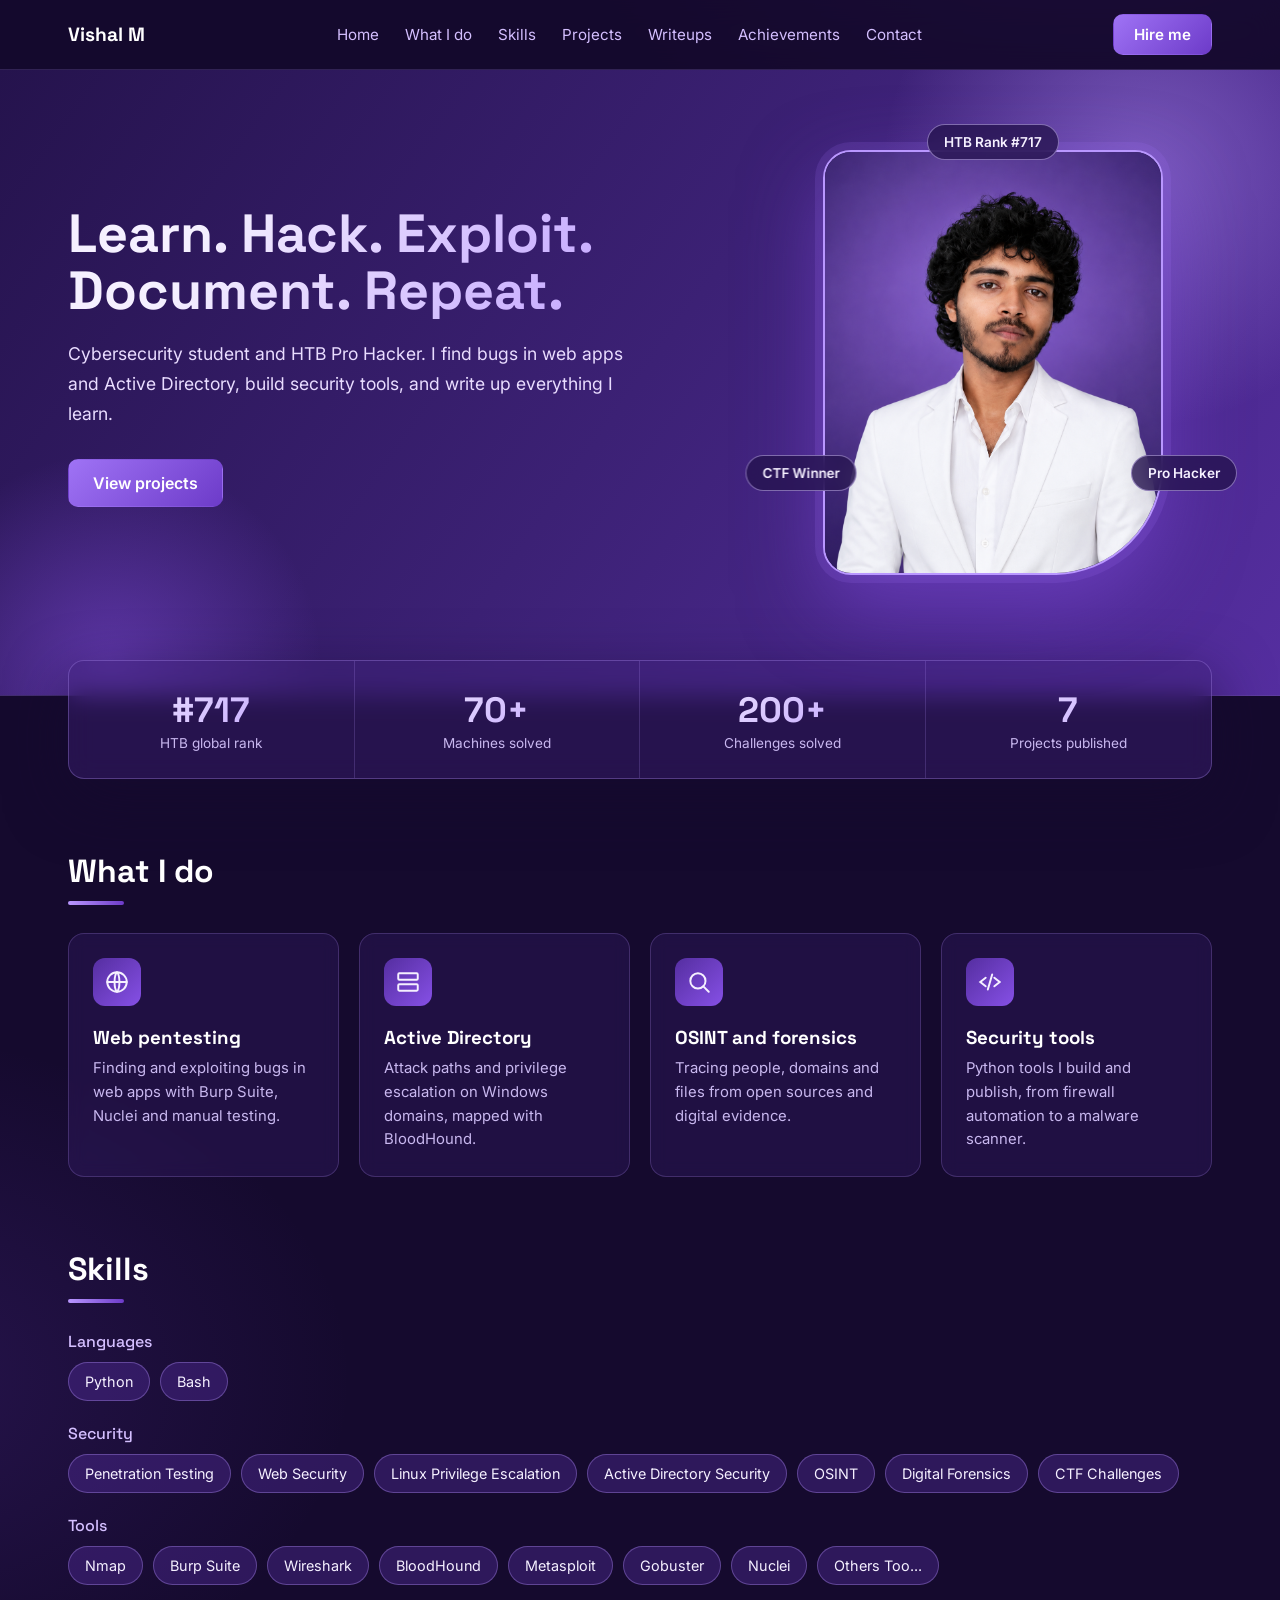
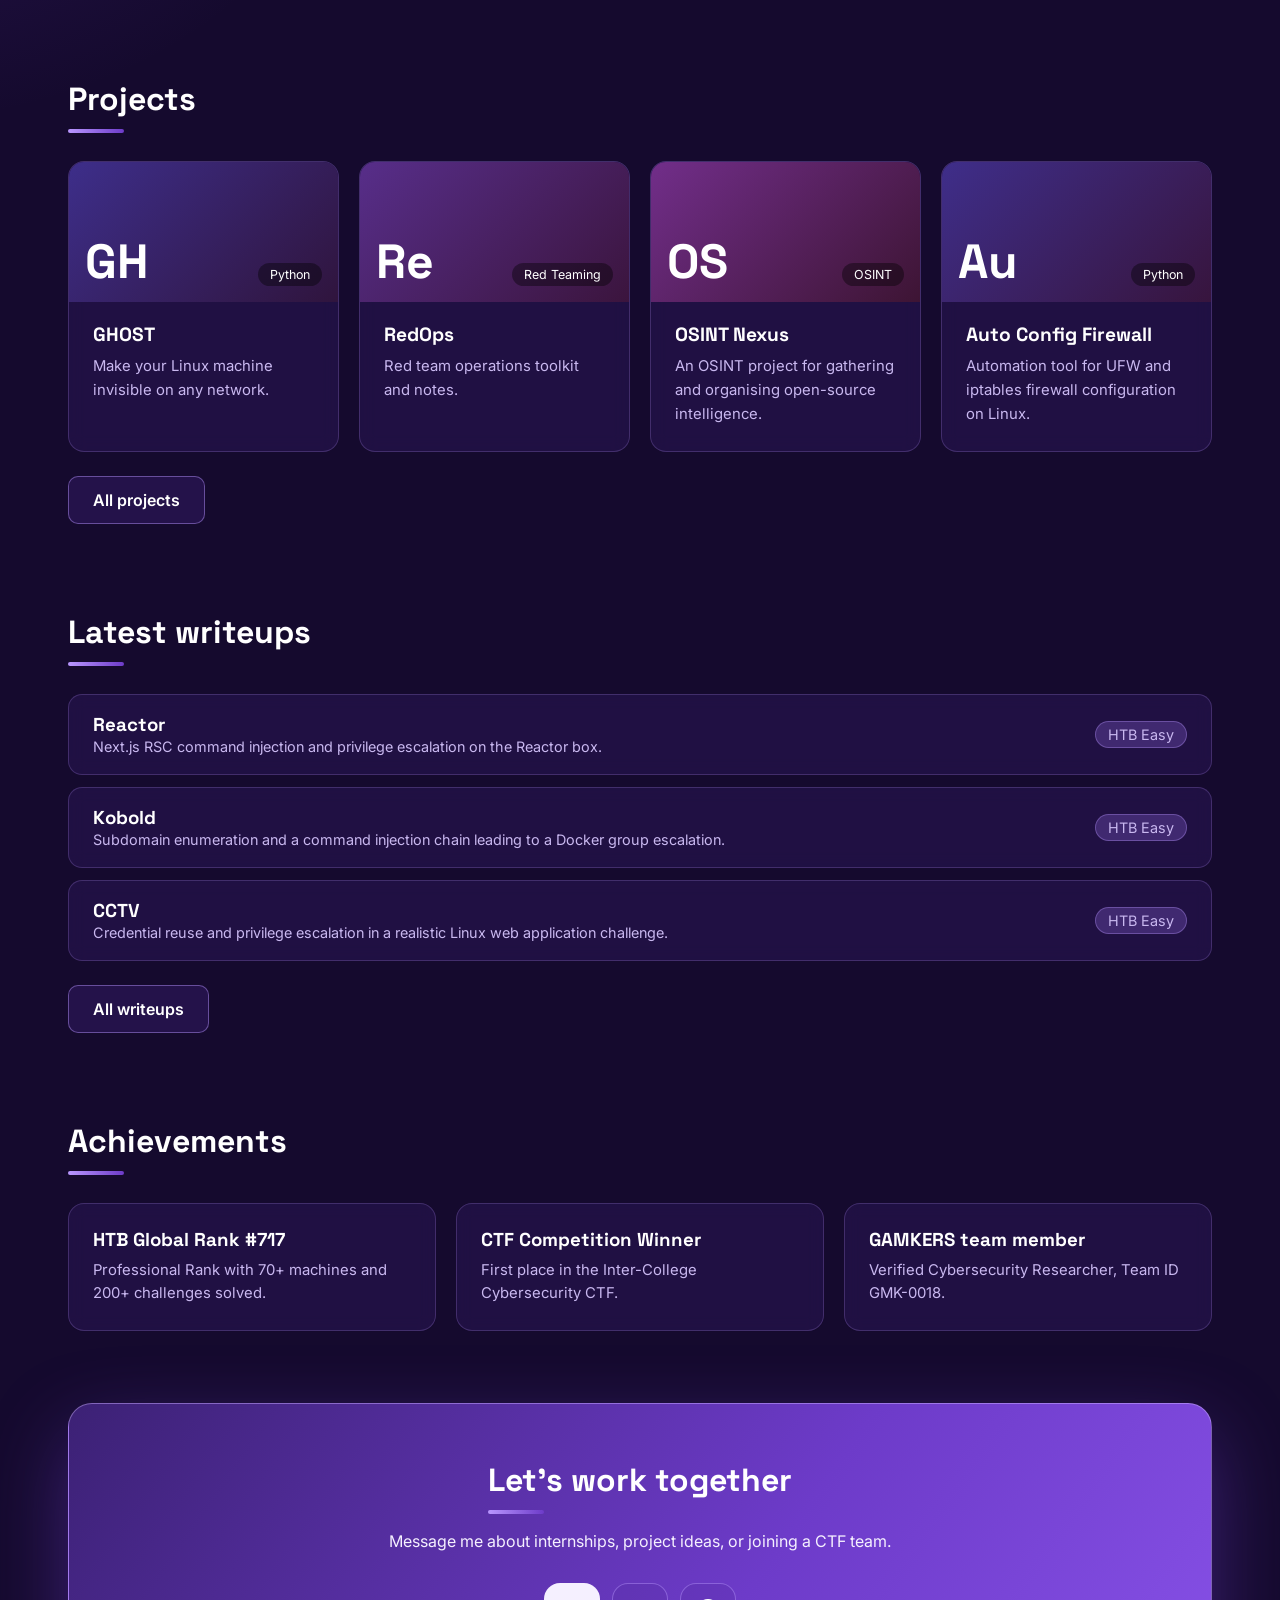
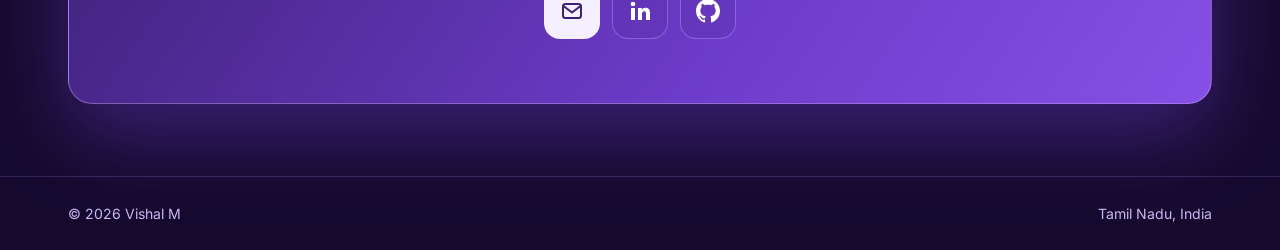
<file: index.html>
<!DOCTYPE html>
<html lang="en">
<head>
<meta charset="UTF-8">
<meta name="viewport" content="width=device-width, initial-scale=1">
<meta name="theme-color" content="#0f0e1a">
<meta name="description" content="Vishal M - Cybersecurity student and ethical hacker who builds security tools, solves HTB and CTF challenges, and writes up what I learn.">
<link rel="preconnect" href="https://fonts.googleapis.com">
<link rel="preconnect" href="https://fonts.gstatic.com" crossorigin>
<link href="https://fonts.googleapis.com/css2?family=Space+Grotesk:wght@500;700&family=Inter:wght@400;500;600&display=swap" rel="stylesheet">
<link rel="stylesheet" href="home.css">
<title>Vishal M | Portfolio</title>
</head>
<body>
<div>
<header class="nav"><div class="w"><a class="logo" href="#top">Vishal M</a>
<nav class="links" aria-label="Main"><a href="#top">Home</a><a href="#what">What I do</a><a href="#skills">Skills</a><a href="#projects">Projects</a><a href="#writeups">Writeups</a><a href="#awards">Achievements</a><a href="#contact">Contact</a></nav>
<a class="btn p" href="#contact">Hire me</a></div></header>

<div class="hero" id="top"><div class="w">
<div><h1>Learn. Hack. Exploit. Document. Repeat.</h1>
<p class="pitch">Cybersecurity student and HTB Pro Hacker. I find bugs in web apps and Active Directory, build security tools, and write up everything I learn.</p>
<a class="btn p" href="#projects">View projects</a> <a class="btn" id="resume-btn" href="#" target="_blank" rel="noopener noreferrer" hidden>Download resume</a></div>
<div class="ph"><div class="pf"><b>V</b><img src="assets/photo.jpg" alt="Vishal M" width="340" height="425" onerror="this.remove()"></div>
<div class="orbit" aria-hidden="true"><span class="bd o1">HTB Rank #717</span><span class="bd o2">Pro Hacker</span><span class="bd o3">CTF Winner</span></div></div>
</div></div>

<div class="w"><div class="stats"><div><b>#717</b><span>HTB global rank</span></div><div><b>70+</b><span>Machines solved</span></div><div><b>200+</b><span>Challenges solved</span></div><div><b id="proj-count">7</b><span>Projects published</span></div></div></div>

<section id="what"><div class="w"><h2>What I do</h2><div class="g4">
<div class="card"><svg class="ic" viewBox="0 0 24 24" fill="none" stroke="#c9b8ff" stroke-width="1.8" stroke-linecap="round" aria-hidden="true"><circle cx="12" cy="12" r="9"></circle><path d="M3 12h18M12 3c3 3 3 15 0 18M12 3c-3 3-3 15 0 18"></path></svg><h3>Web pentesting</h3><p>Finding and exploiting bugs in web apps with Burp Suite, Nuclei and manual testing.</p></div>
<div class="card"><svg class="ic" viewBox="0 0 24 24" fill="none" stroke="#c9b8ff" stroke-width="1.8" stroke-linecap="round" aria-hidden="true"><rect x="3" y="4" width="18" height="6" rx="1"></rect><rect x="3" y="14" width="18" height="6" rx="1"></rect></svg><h3>Active Directory</h3><p>Attack paths and privilege escalation on Windows domains, mapped with BloodHound.</p></div>
<div class="card"><svg class="ic" viewBox="0 0 24 24" fill="none" stroke="#c9b8ff" stroke-width="1.8" stroke-linecap="round" aria-hidden="true"><circle cx="11" cy="11" r="7"></circle><path d="M21 21l-5-5"></path></svg><h3>OSINT and forensics</h3><p>Tracing people, domains and files from open sources and digital evidence.</p></div>
<div class="card"><svg class="ic" viewBox="0 0 24 24" fill="none" stroke="#c9b8ff" stroke-width="1.8" stroke-linecap="round" aria-hidden="true"><path d="M8 8l-5 4 5 4M16 8l5 4-5 4M14 5l-4 14"></path></svg><h3>Security tools</h3><p>Python tools I build and publish, from firewall automation to a malware scanner.</p></div>
</div></div></section>

<section id="skills"><div class="w"><h2>Skills</h2><div id="skills-list"></div></div></section>

<section id="projects"><div class="w"><h2>Projects</h2><div class="g4" id="projects-grid"></div><p style="margin-top:24px"><a class="btn" href="projects.html">All projects</a></p></div></section>

<section id="writeups"><div class="w"><h2>Latest writeups</h2><div id="writeups-list"></div><p style="margin-top:24px"><a class="btn" href="writeups.html">All writeups</a></p></div></section>

<section id="awards"><div class="w"><h2>Achievements</h2><div class="g4">
<div class="card"><h3>HTB Global Rank #717</h3><p>Professional Rank with 70+ machines and 200+ challenges solved.</p></div>
<div class="card"><h3>CTF Competition Winner</h3><p>First place in the Inter-College Cybersecurity CTF.</p></div>
<div class="card"><h3>GAMKERS team member</h3><p>Verified Cybersecurity Researcher, Team ID GMK-0018.</p></div>
</div></div></section>

<section id="contact"><div class="w"><div class="cta" style="margin-top:0"><h2 style="margin-bottom:0">Let's work together</h2><p>Message me about internships, project ideas, or joining a CTF team.</p><a class="btn ib p" id="email-btn" href="#" aria-label="Email me" title="Email me"><svg viewBox="0 0 24 24" fill="none" stroke="currentColor" stroke-width="2" stroke-linecap="round" stroke-linejoin="round" aria-hidden="true"><rect x="3" y="5" width="18" height="14" rx="2.5"/><path d="M3.5 7l8.5 6.5L20.5 7"/></svg></a> <a class="btn ib" id="linkedin-btn" href="#" target="_blank" rel="noopener noreferrer" aria-label="LinkedIn" title="LinkedIn"><svg viewBox="0 0 24 24" fill="currentColor" aria-hidden="true"><rect x="3" y="9" width="4" height="12" rx=".6"/><circle cx="5" cy="5" r="2.3"/><path d="M10 9h3.8v1.7c.6-1.1 2-2 3.8-2 3.6 0 4.4 2.3 4.4 5.4V21h-4v-6c0-1.4-.1-2.8-1.8-2.8S14 13.6 14 15v6h-4z"/></svg></a> <a class="btn ib" id="github-btn" href="#" target="_blank" rel="noopener noreferrer" aria-label="GitHub" title="GitHub"><svg viewBox="0 0 16 16" fill="currentColor" aria-hidden="true"><path d="M8 0c4.42 0 8 3.58 8 8a8.013 8.013 0 0 1-5.45 7.59c-.4.08-.55-.17-.55-.38 0-.27.01-1.13.01-2.2 0-.75-.25-1.23-.54-1.48 1.78-.2 3.65-.88 3.65-3.95 0-.88-.31-1.59-.82-2.15.08-.2.36-1.02-.08-2.12 0 0-.67-.22-2.2.82-.64-.18-1.32-.27-2-.27-.68 0-1.36.09-2 .27-1.53-1.03-2.2-.82-2.2-.82-.44 1.1-.16 1.92-.08 2.12-.51.56-.82 1.28-.82 2.15 0 3.06 1.86 3.75 3.64 3.95-.23.2-.44.55-.51 1.07-.46.21-1.61.55-2.33-.66-.15-.24-.6-.83-1.23-.82-.67.01-.27.38.01.53.34.19.73.9.82 1.13.16.45.68 1.31 2.69.94 0 .67.01 1.3.01 1.49 0 .21-.15.45-.55.38A7.995 7.995 0 0 1 0 8c0-4.42 3.58-8 8-8Z"/></svg></a></div></div></section>

<footer><div class="w"><span>© 2026 Vishal M</span><span id="loc">Tamil Nadu, India</span></div></footer>
</div>
<script src="home.js"></script>
</body>
</html>
</file>
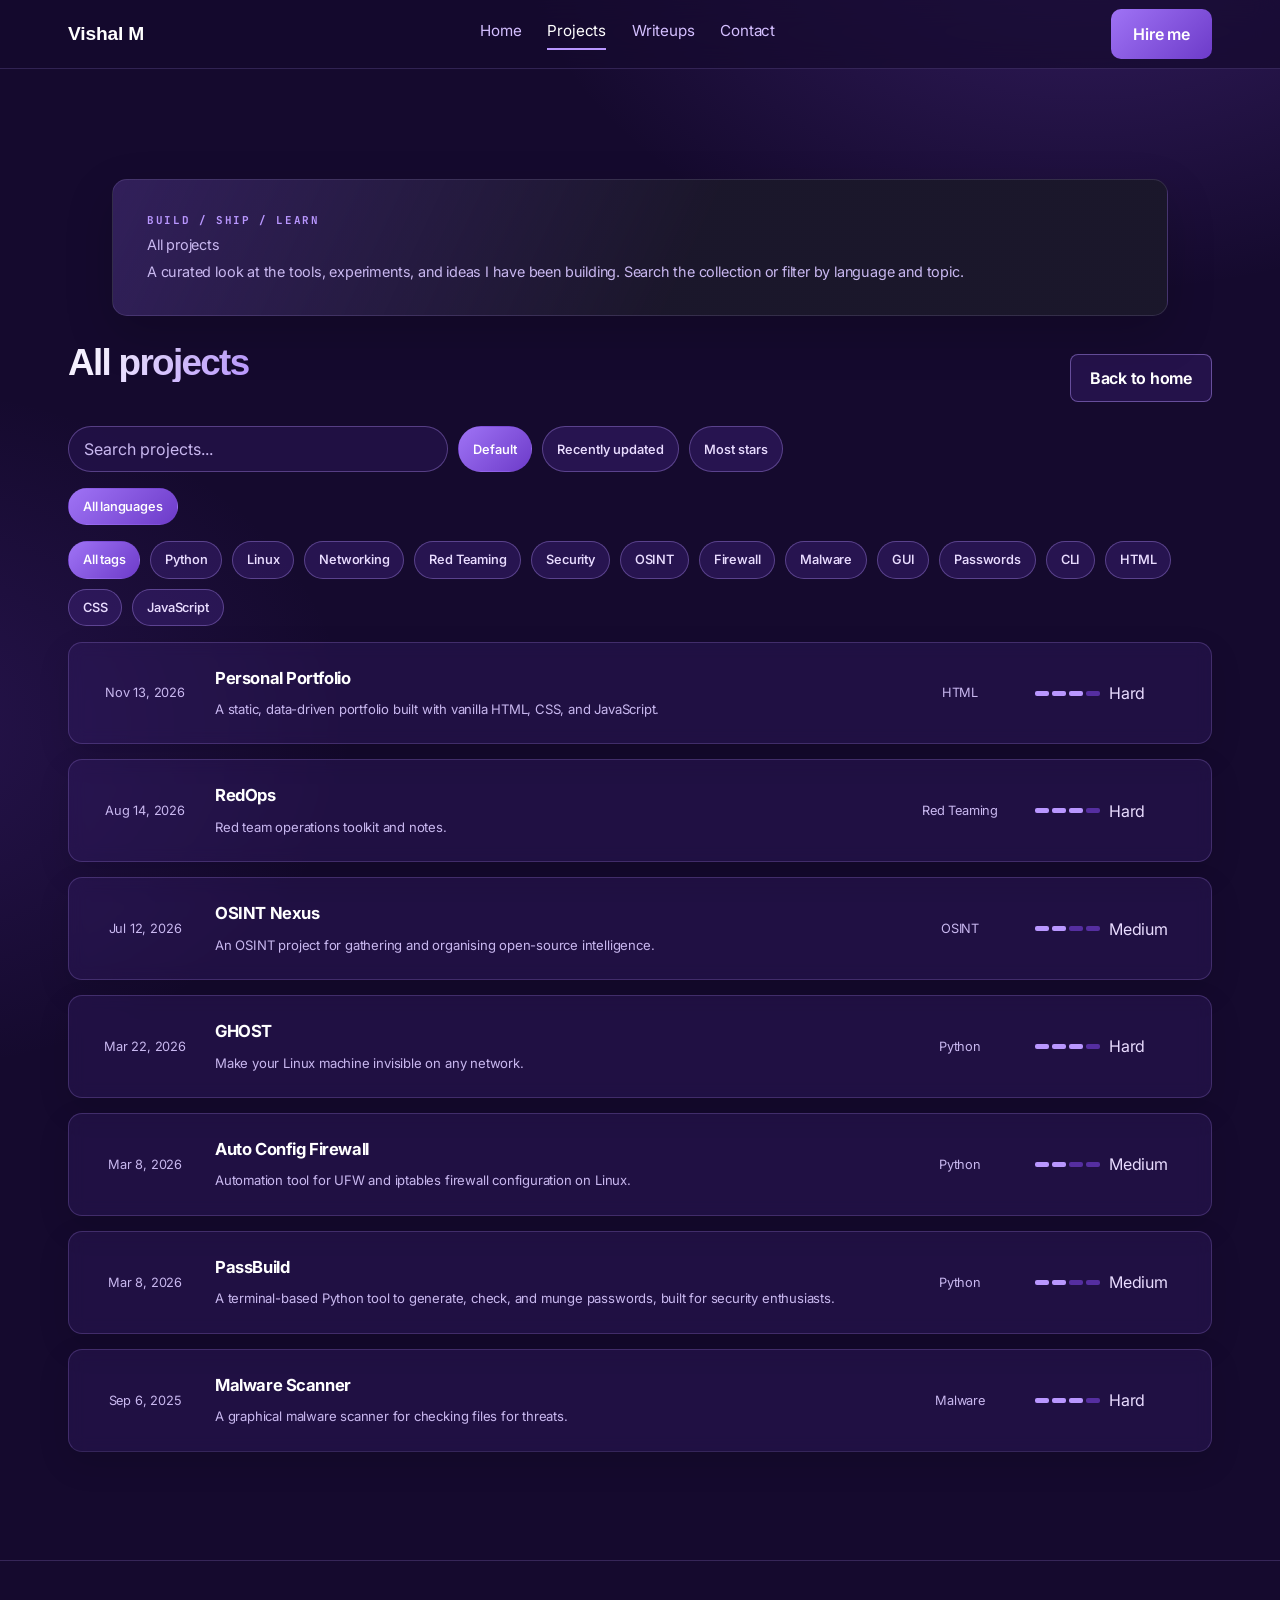
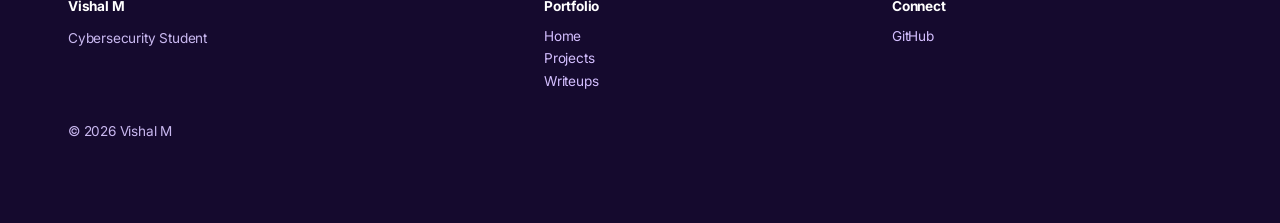
<file: projects.html>
<!DOCTYPE html>
<html lang="en">
<head>
<meta charset="UTF-8">
<meta name="viewport" content="width=device-width, initial-scale=1">
<meta name="theme-color" content="#150a2e">
<meta name="description" content="Vishal M - Cybersecurity student and ethical hacker who builds security tools, solves HTB and CTF challenges, and writes up what I learn.">
<link rel="preconnect" href="https://fonts.googleapis.com">
<link rel="preconnect" href="https://fonts.gstatic.com" crossorigin>
<link href="https://fonts.googleapis.com/css2?family=Inter:wght@400;500;600;700&family=JetBrains+Mono:wght@400;700;800&display=swap" rel="stylesheet">
<link rel="stylesheet" href="style.css">
<link rel="stylesheet" href="inner.css">
<title>Projects | Vishal M  Portfolio</title>
</head>
<body>
<a href="#main-content" class="skip-link">Skip to content</a>

<header class="tnav"><div class="w"><a class="tlogo" href="index.html">Vishal M</a>
<nav class="tlinks" aria-label="Main"><a href="index.html">Home</a><a href="projects.html" aria-current="page">Projects</a><a href="writeups.html">Writeups</a><a href="index.html#contact">Contact</a></nav>
<a class="hire" href="index.html#contact">Hire me</a></div></header>

<main class="main" id="main-content">
  <div class="w">
    <header class="sh">
      <h1>All projects</h1>
      <a href="index.html#projects" class="btn">Back to home</a>
    </header>

    <div class="filters">
      <input type="text" class="search-box" id="project-search" placeholder="Search projects...">
      <button class="filter-chip active" data-sort="default" onclick="setSort('default')">Default</button>
      <button class="filter-chip" data-sort="updated" onclick="setSort('updated')">Recently updated</button>
      <button class="filter-chip" data-sort="stars" onclick="setSort('stars')">Most stars</button>
    </div>

    <div class="filters" id="language-filters">
      <span class="filter-chip active" onclick="setLanguage('')">All languages</span>
    </div>

    <div class="filters" id="tag-filters">
      <span class="filter-chip active" onclick="setTag('')">All tags</span>
    </div>

    <div class="cases" id="all-projects">
      <div class="loading">Loading projects...</div>
    </div>
  </div>
</main>

<footer><div class="w"><div class="fg">
  <div><b style="color:var(--hi)">Vishal M</b><p id="footer-tagline">Cybersecurity Student | Ethical Hacker</p></div>
  <div><h4>Portfolio</h4><a href="index.html">Home</a><a href="projects.html">Projects</a><a href="writeups.html">Writeups</a></div>
  <div><h4>Connect</h4><a href="https://github.com/vishalmani-11" target="_blank" rel="noopener noreferrer">GitHub</a></div>
</div>
<div class="fb"><span>&copy; 2026 Vishal M </span></div></div></footer>

<script src="main.js"></script>
<script>
// create() and difficultyBars() come from main.js - do not redeclare them here

// Projects page specific logic
let allProjects = [];
let filteredProjects = [];
let currentSort = 'default';
let currentLanguage = '';
let currentTag = '';

async function initProjectsPage() {
  await window.loadAllData();
  const ghRepos = window.githubData?.repos || [];
  // Only the projects listed in data/projects.json. GitHub data (dates, language, stars) is merged in when available.
  allProjects = (window.projectsData || [])
    .filter(p => !p.sample)
    .map(p => {
      const gh = ghRepos.find(r => r.name.toLowerCase() === String(p.repo || '').toLowerCase());
      return { ...gh, ...p };
    });

  renderProjectsFilters();
  filterAndSortProjects();
  
  // Set up event listeners
  document.getElementById('project-search')?.addEventListener('input', e => {
    filterAndSortProjects();
  });
}

function setSort(sort) {
  currentSort = sort;
  document.querySelectorAll('[data-sort]').forEach(el => {
    el.classList.toggle('active', el.dataset.sort === sort);
  });
  filterAndSortProjects();
}

function setLanguage(lang) {
  currentLanguage = lang;
  document.querySelectorAll('#language-filters .filter-chip').forEach(el => {
    el.classList.toggle('active', el.textContent.includes(lang) || (lang === '' && el.textContent === 'All languages'));
  });
  filterAndSortProjects();
}

function setTag(tag) {
  currentTag = tag;
  document.querySelectorAll('#tag-filters .filter-chip').forEach(el => {
    el.classList.toggle('active', el.textContent.includes(tag) || (tag === '' && el.textContent === 'All tags'));
  });
  filterAndSortProjects();
}

function renderProjectsFilters() {
  const langFilters = document.getElementById('language-filters');
  const tagFilters = document.getElementById('tag-filters');
  
  if (langFilters) {
    const languages = [...new Set(allProjects.map(p => p.language).filter(Boolean))];
    langFilters.hidden = languages.length === 0;
    langFilters.replaceChildren(
      create('span', { class: 'filter-chip active', onclick: 'setLanguage("")' }, 'All languages'),
      ...languages.map(lang => create('span', { class: 'filter-chip', onclick: `setLanguage('${lang}')` }, lang))
    );
  }
  
  if (tagFilters) {
    const tags = [...new Set(allProjects.flatMap(p => p.tags || p.topics || []).filter(Boolean))];
    tagFilters.replaceChildren(
      create('span', { class: 'filter-chip active', onclick: 'setTag("")' }, 'All tags'),
      ...tags.map(tag => create('span', { class: 'filter-chip', onclick: `setTag('${tag}')` }, tag))
    );
  }
}

function filterAndSortProjects() {
  const searchTerm = document.getElementById('project-search')?.value.toLowerCase() || '';
  
  filteredProjects = allProjects.filter(p => {
    const name = (p.repo || p.name || '').toLowerCase();
    const title = (p.title || '').toLowerCase();
    const summary = (p.summary || p.description || '').toLowerCase();
    const tags = (p.tags || p.topics || []).join(' ').toLowerCase();
    const language = (p.language || '').toLowerCase();
    
    const matchesSearch = !searchTerm || name.includes(searchTerm) || title.includes(searchTerm) || summary.includes(searchTerm) || tags.includes(searchTerm);
    const matchesLanguage = !currentLanguage || language === currentLanguage || (p.languages && p.languages[currentLanguage]);
    const matchesTag = !currentTag || tags.includes(currentTag);
    
    return matchesSearch && matchesLanguage && matchesTag;
  });
  
  sortProjects();
  renderProjectRows();
}

function projectDate(p) {
  return p.pushed_at || p.updated || null;
}

function sortProjects() {
  switch (currentSort) {
    case 'updated':
      filteredProjects.sort((a, b) => new Date(projectDate(b) || 0) - new Date(projectDate(a) || 0));
      break;
    case 'stars':
      filteredProjects.sort((a, b) => (b.stargazers_count || 0) - (a.stargazers_count || 0));
      break;
    default:
      // Featured first, then by pushed_at
      filteredProjects.sort((a, b) => {
        if (a.featured && !b.featured) return -1;
        if (!a.featured && b.featured) return 1;
        return new Date(projectDate(b) || 0) - new Date(projectDate(a) || 0);
      });
  }
}

function renderProjectRows() {
  const container = document.getElementById('all-projects');
  if (!container) return;

  if (filteredProjects.length === 0) {
    container.replaceChildren(create('div', { class: 'empty-state' }, [
      create('h3', {}, 'No projects found'),
      create('p', {}, 'Try adjusting your filters')
    ]));
    return;
  }

  container.replaceChildren(...filteredProjects.map(p => {
    const name = p.repo || p.name;
    const merged = p;
    const when = projectDate(merged);
    const date = when
      ? new Date(when).toLocaleDateString('en-US', { year: 'numeric', month: 'short', day: 'numeric', timeZone: 'UTC' })
      : 'Updating soon';
    const title = merged.title || name || 'Untitled';

    return create('a', {
      class: 'row',
      href: repoReadmeUrl(name) || '#',
      target: '_blank',
      rel: 'noopener noreferrer'
    }, [
      create('span', { class: 'd' }, date),
      create('div', {}, [
        create('b', {}, title),
        create('small', {}, merged.summary || merged.description || '')
      ]),
      create('span', { class: 'c' }, merged.language || (merged.tags || [])[0] || 'Project'),
      difficultyBars(merged.difficulty || 1)
    ]);
  }));
}

// Initialize when DOM is ready
if (document.readyState === 'loading') {
  document.addEventListener('DOMContentLoaded', initProjectsPage);
} else {
  initProjectsPage();
}
</script>
</body>
</html>
</file>
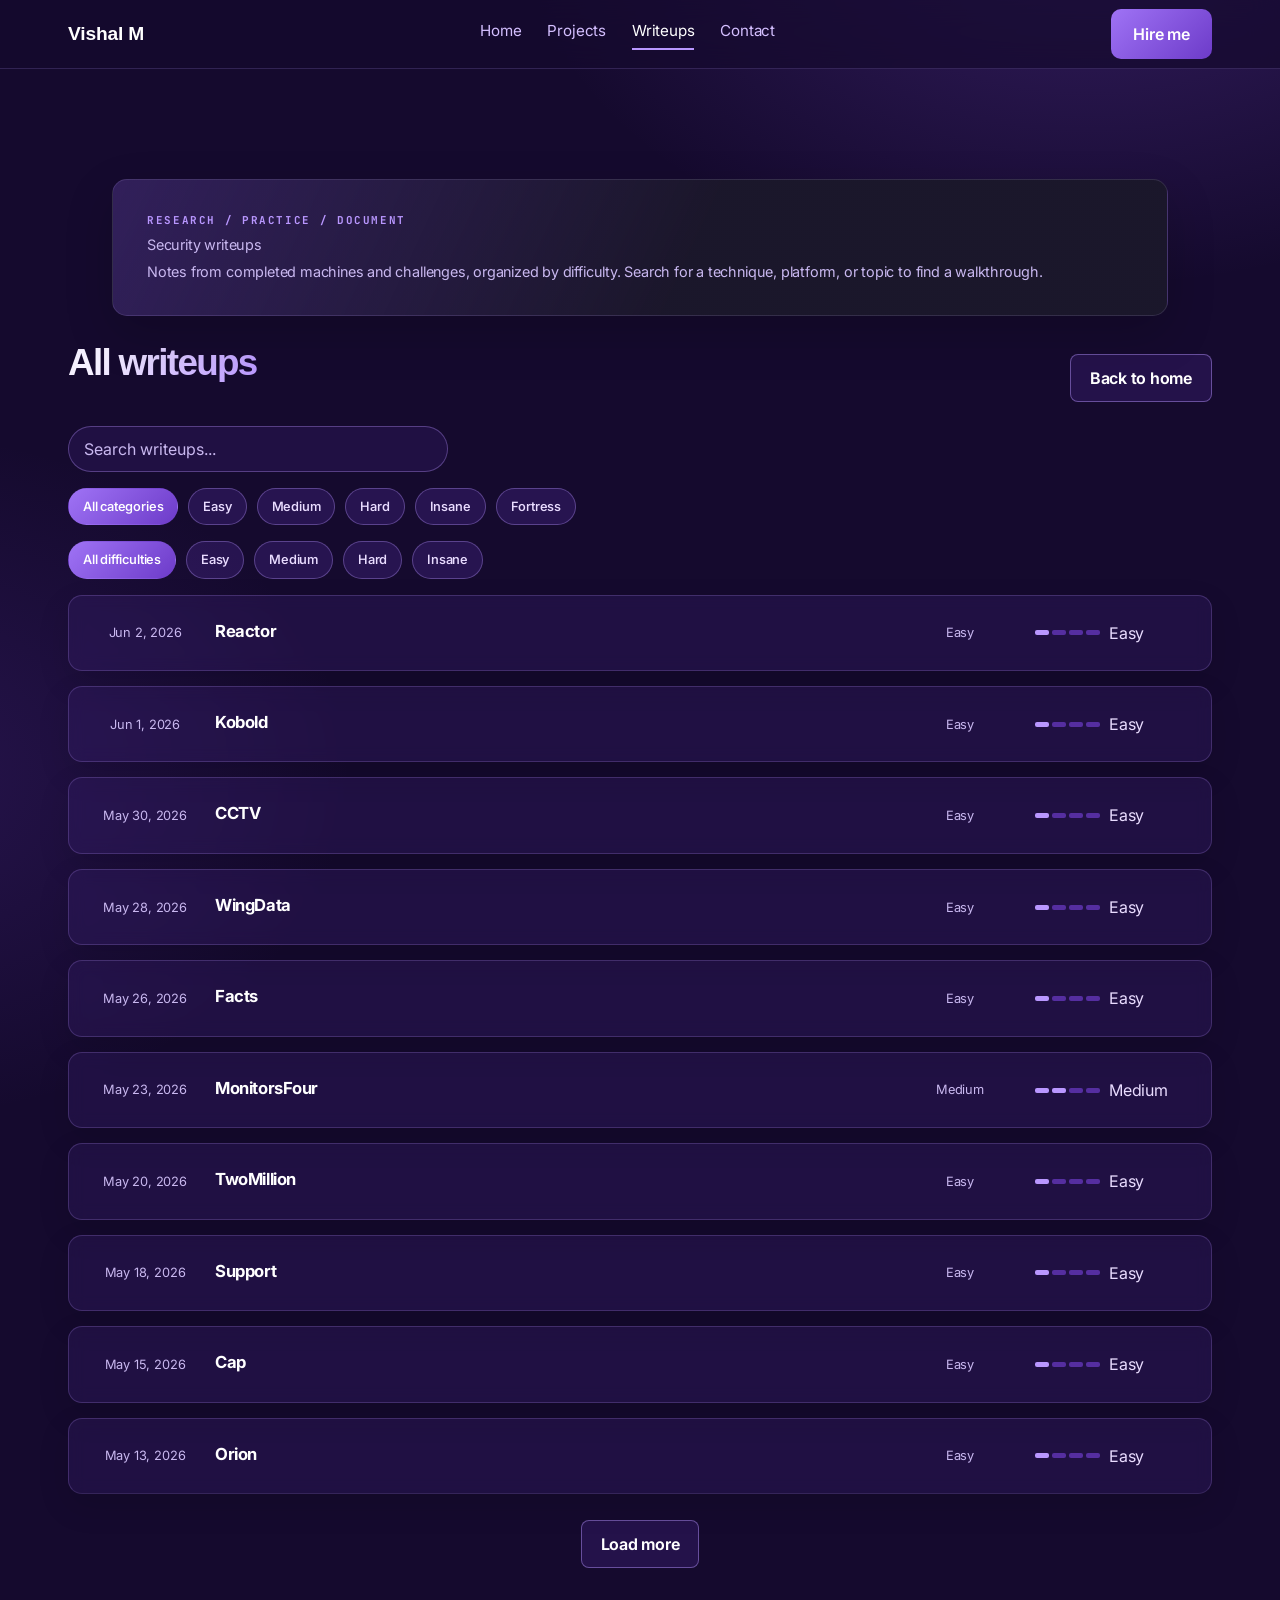
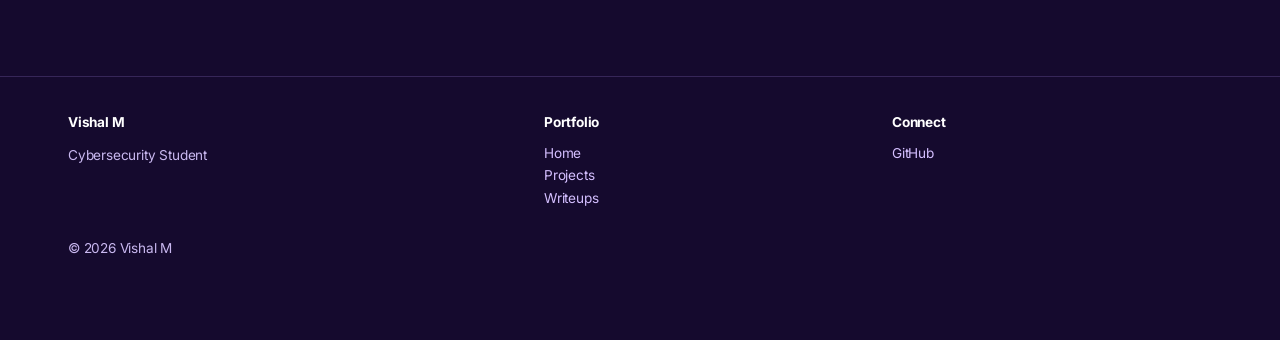
<file: writeups.html>
<!DOCTYPE html>
<html lang="en">
<head>
<meta charset="UTF-8">
<meta name="viewport" content="width=device-width, initial-scale=1">
<meta name="theme-color" content="#150a2e">
<meta name="description" content="Vishal M - Cybersecurity student and ethical hacker who builds security tools, solves HTB and CTF challenges, and writes up what I learn.">
<link rel="preconnect" href="https://fonts.googleapis.com">
<link rel="preconnect" href="https://fonts.gstatic.com" crossorigin>
<link href="https://fonts.googleapis.com/css2?family=Inter:wght@400;500;600;700&family=JetBrains+Mono:wght@400;700;800&display=swap" rel="stylesheet">
<link rel="stylesheet" href="style.css">
<link rel="stylesheet" href="inner.css">
<title>Writeups | Vishal M Portfolio</title>
</head>
<body>
<a href="#main-content" class="skip-link">Skip to content</a>

<header class="tnav"><div class="w"><a class="tlogo" href="index.html">Vishal M</a>
<nav class="tlinks" aria-label="Main"><a href="index.html">Home</a><a href="projects.html">Projects</a><a href="writeups.html" aria-current="page">Writeups</a><a href="index.html#contact">Contact</a></nav>
<a class="hire" href="index.html#contact">Hire me</a></div></header>

<main class="main" id="main-content">
  <div class="w">
    <header class="sh">
      <h1>All writeups</h1>
      <a href="index.html#writeups" class="btn">Back to home</a>
    </header>

    <div class="filters">
      <input type="text" class="search-box" id="writeup-search" placeholder="Search writeups...">
    </div>

    <div class="filters" id="category-filters">
      <span class="filter-chip active" onclick="setCategory('')">All categories</span>
    </div>

    <div class="filters" id="difficulty-filters">
      <span class="filter-chip active" onclick="setDifficulty('')">All difficulties</span>
      <span class="filter-chip" onclick="setDifficulty('1')">Easy</span>
      <span class="filter-chip" onclick="setDifficulty('2')">Medium</span>
      <span class="filter-chip" onclick="setDifficulty('3')">Hard</span>
      <span class="filter-chip" onclick="setDifficulty('4')">Insane</span>
    </div>

    <div class="cases" id="all-writeups">
      <div class="loading">Loading writeups...</div>
    </div>

    <div class="load-more" id="load-more-container">
      <button class="btn" onclick="loadMore()" id="load-more-btn" hidden>Load more</button>
    </div>
  </div>
</main>

<footer><div class="w"><div class="fg">
  <div><b style="color:var(--hi)">Vishal M</b><p id="footer-tagline">Cybersecurity Student | Ethical Hacker</p></div>
  <div><h4>Portfolio</h4><a href="index.html">Home</a><a href="projects.html">Projects</a><a href="writeups.html">Writeups</a></div>
  <div><h4>Connect</h4><a href="https://github.com/vishalmani-11" target="_blank" rel="noopener noreferrer">GitHub</a></div>
</div>
<div class="fb"><span>&copy; 2026 Vishal M</span></div></div></footer>

<script src="main.js"></script>
<script>
// create() comes from main.js - do not redeclare it here

// Writeups page specific logic
let allWriteups = [];
let filteredWriteups = [];
let displayedCount = 10;
let currentCategory = '';
let currentDifficulty = '';

function normalizeCategory(value) {
  const text = String(value || '').trim();
  if (!text) return '';
  const lowered = text.toLowerCase();
  if (lowered === 'fortress' || lowered === 'fortresses') return 'Fortress';
  return text.replace(/\b\w/g, ch => ch.toUpperCase());
}

async function initWriteupsPage() {
  await window.loadAllData();
  allWriteups = window.writeupsData || [];
  
  renderCategoryFilters();
  filterWriteups();
  
  document.getElementById('writeup-search')?.addEventListener('input', () => filterWriteups());
}

function setCategory(cat) {
  currentCategory = cat;
  document.querySelectorAll('#category-filters .filter-chip').forEach(el => {
    const isActive = (cat === '' && el.textContent.trim() === 'All categories') || normalizeCategory(el.textContent) === normalizeCategory(cat);
    el.classList.toggle('active', isActive);
  });
  filterWriteups();
}

function setDifficulty(diff) {
  currentDifficulty = diff;
  document.querySelectorAll('#difficulty-filters .filter-chip').forEach(el => {
    const isActive = (diff === '' && el.textContent.trim() === 'All difficulties') || el.textContent.trim() === ({ '1': 'Easy', '2': 'Medium', '3': 'Hard', '4': 'Insane' }[diff] || '');
    el.classList.toggle('active', isActive);
  });
  filterWriteups();
}

function renderCategoryFilters() {
  const container = document.getElementById('category-filters');
  if (!container) return;
  
  const categoryOrder = ['Easy', 'Medium', 'Hard', 'Insane', 'Fortress'];
  const categories = [...new Set(allWriteups.map(w => normalizeCategory(w.category)).filter(Boolean))]
    .sort((a, b) => {
      const ia = categoryOrder.indexOf(a);
      const ib = categoryOrder.indexOf(b);
      if (ia !== -1 || ib !== -1) return (ia === -1 ? 999 : ia) - (ib === -1 ? 999 : ib);
      return a.localeCompare(b);
    });

  container.replaceChildren(
    create('span', { class: 'filter-chip active', onclick: 'setCategory("")' }, 'All categories'),
    ...categories.map(cat => create('span', { class: 'filter-chip', onclick: `setCategory('${cat}')` }, cat))
  );
}

function filterWriteups() {
  const searchTerm = document.getElementById('writeup-search')?.value.toLowerCase() || '';
  
  filteredWriteups = allWriteups.filter(w => {
    const title = (w.title || '').toLowerCase();
    const summary = (w.summary || '').toLowerCase();
    const category = normalizeCategory(w.category || '').toLowerCase();
    const platform = (w.platform || '').toLowerCase();
    const tags = (w.tags || []).join(' ').toLowerCase();
    const date = (w.date || '').toLowerCase();
    
    const matchesSearch = !searchTerm || title.includes(searchTerm) || summary.includes(searchTerm) || category.includes(searchTerm) || platform.includes(searchTerm) || tags.includes(searchTerm) || date.includes(searchTerm);
    const matchesCategory = !currentCategory || category === normalizeCategory(currentCategory).toLowerCase();
    const matchesDifficulty = !currentDifficulty || String(w.difficulty || 1) === currentDifficulty;
    
    return matchesSearch && matchesCategory && matchesDifficulty;
  });
  
  // Sort by date descending (newest first)
  filteredWriteups.sort((a, b) => new Date(b.date || 0) - new Date(a.date || 0));
  
  displayedCount = 10;
  renderWriteups();
}

function renderWriteups() {
  const container = document.getElementById('all-writeups');
  const loadMoreBtn = document.getElementById('load-more-btn');
  if (!container) return;
  
  if (filteredWriteups.length === 0) {
    container.replaceChildren(create('div', { class: 'empty-state' }, [
      create('h3', {}, 'No writeups found'),
      create('p', {}, 'Try adjusting your filters')
    ]));
    if (loadMoreBtn) loadMoreBtn.hidden = true;
    return;
  }
  
  const toShow = filteredWriteups.slice(0, displayedCount);
  container.replaceChildren(...toShow.map(w => {
    const date = w.date ? new Date(w.date).toLocaleDateString('en-US', { year: 'numeric', month: 'short', day: 'numeric' }) : 'Unknown';
    const isSample = w.sample;
    const title = isSample ? create('span', {}, [w.title || 'Untitled', create('span', { class: 'sample-badge' }, 'Sample')]) : w.title || 'Untitled';
    const category = normalizeCategory(w.category || 'Uncategorized');
    
    return create('a', { 
      class: 'row',
      href: `writeup.html?slug=${w.slug}`
    }, [
      create('span', { class: 'd' }, date),
      create('div', {}, [
        create('b', {}, title)
      ]),
      create('span', { class: 'c' }, category),
      difficultyBars(w.difficulty || 1)
    ]);
  }));
  
  // Show/hide load more button
  if (loadMoreBtn) {
    loadMoreBtn.hidden = displayedCount >= filteredWriteups.length;
  }
}

function loadMore() {
  displayedCount += 10;
  renderWriteups();
  document.getElementById('all-writeups')?.scrollIntoView({ behavior: 'smooth', block: 'nearest' });
}

// Initialize when DOM is ready
if (document.readyState === 'loading') {
  document.addEventListener('DOMContentLoaded', initWriteupsPage);
} else {
  initWriteupsPage();
}
</script>
</body>
</html>
</file>
<file: home.css>
/* =========================================================
   home.css - Vishal M portfolio homepage
   Violet theme. Built for desktop and Android/mobile.
   Replace the whole old home.css with this file.
   ========================================================= */

:root{
  --v50:#f5f0ff;--v100:#e9dcff;--v200:#d4bfff;--v300:#b997ff;--v400:#9f73f5;
  --v500:#8650e6;--v600:#6d3bc9;--v700:#552ea0;--v800:#3c2175;--v900:#25134d;--v950:#150a2e;
  --line:rgba(185,151,255,.22);--muted:#c9b8f0;
}

/* ---------- Base ---------- */
*{box-sizing:border-box}
html{scroll-behavior:smooth;scroll-padding-top:90px;-webkit-text-size-adjust:100%;overflow-x:hidden}
body{margin:0;max-width:100%;overflow-x:clip;font-family:Inter,system-ui,sans-serif;color:var(--v100);
  background:radial-gradient(60rem 40rem at 85% -5%,rgba(134,80,230,.28),transparent 60%),
             radial-gradient(50rem 36rem at -10% 40%,rgba(109,59,201,.2),transparent 60%),var(--v950)}
a{color:inherit;text-decoration:none}
img,svg{max-width:100%}
h1,h2,h3,p,span,b,small{overflow-wrap:anywhere}
h1,h2,h3{font-family:'Space Grotesk',sans-serif;margin:0;color:#fff}
.w{max-width:1200px;margin:0 auto;padding:0 28px}
a:focus-visible,button:focus-visible{outline:2px solid var(--v300);outline-offset:3px}

/* ---------- Buttons ---------- */
.btn{display:inline-block;padding:13px 24px;min-height:44px;border-radius:10px;border:1px solid rgba(185,151,255,.45);
  background:rgba(85,46,160,.25);color:#fff;font-weight:600;cursor:pointer;transition:transform .2s,box-shadow .2s}
.btn.p{background:linear-gradient(135deg,var(--v400),var(--v600));border-color:transparent}
.btn[hidden]{display:none}
.ib{display:inline-flex;align-items:center;justify-content:center;width:56px;height:56px;padding:0;margin:0 4px;border-radius:16px}
.ib svg{width:24px;height:24px}

/* ---------- Navbar ---------- */
.nav{position:sticky;top:0;z-index:50;background:rgba(21,10,46,.78);
  -webkit-backdrop-filter:blur(14px);backdrop-filter:blur(14px);border-bottom:1px solid rgba(185,151,255,.18)}
.nav .w{display:flex;align-items:center;justify-content:space-between;flex-wrap:wrap;gap:8px 16px;padding-top:14px;padding-bottom:14px}
.logo{font:700 1.2rem 'Space Grotesk',sans-serif;color:#fff}
.links{display:flex;flex-wrap:wrap;gap:8px 26px}
.links a{color:var(--v200);font-size:.95rem;padding:6px 0}
.links a:hover{color:#fff}
.nav .btn.p{padding:10px 20px;min-height:0;font-size:.95rem}

/* ---------- Hero banner ---------- */
.hero{position:relative;overflow:hidden;background:linear-gradient(125deg,var(--v900) 0%,var(--v800) 50%,var(--v700) 100%);
  border-bottom:1px solid rgba(185,151,255,.2)}
.hero::before{content:"";position:absolute;width:560px;height:560px;right:-140px;top:-180px;border-radius:50%;
  background:radial-gradient(circle,rgba(185,151,255,.45),transparent 65%)}
.hero::after{content:"";position:absolute;width:460px;height:460px;left:-120px;bottom:-200px;border-radius:50%;
  background:radial-gradient(circle,rgba(134,80,230,.5),transparent 65%)}
.hero .w{position:relative;z-index:1;display:grid;grid-template-columns:1.2fr .8fr;gap:48px;align-items:center;padding-top:80px;padding-bottom:120px}
.hero h1{font-size:clamp(2.4rem,4.2vw,3.9rem);line-height:1.05;margin-bottom:20px;
  background:linear-gradient(120deg,var(--v50) 20%,var(--v200) 60%,var(--v300));-webkit-background-clip:text;background-clip:text;color:transparent}
.pitch{color:var(--v100);font-size:1.1rem;line-height:1.7;max-width:52ch;margin:0 0 30px}
.hero .w>div{min-width:0}
.hero .w>div:first-child .btn{margin:0 12px 12px 0}

/* ---------- Photo frame + orbiting badges ---------- */
.ph{position:relative;max-width:340px;width:100%;justify-self:center}
.pf{position:relative;overflow:hidden;aspect-ratio:4/5;display:grid;place-items:center;border-radius:28px 28px 110px 28px;
  border:2px solid var(--v300);background:var(--v900);box-shadow:0 0 0 8px rgba(159,115,245,.15),0 30px 80px rgba(134,80,230,.5)}
.pf b{font:700 5rem 'Space Grotesk',sans-serif;color:var(--v300)}
.pf img{position:absolute;inset:0;width:100%;height:100%;object-fit:cover;object-position:50% 0}
.orbit{position:absolute;left:-15%;top:50%;width:130%;aspect-ratio:1;margin-top:-65%;pointer-events:none;animation:orb 28s linear infinite}
.bd{position:absolute;padding:9px 16px;border-radius:999px;white-space:nowrap;font-weight:600;font-size:.85rem;color:var(--v50);
  background:rgba(37,19,77,.78);border:1px solid rgba(212,191,255,.5);-webkit-backdrop-filter:blur(10px);backdrop-filter:blur(10px);
  transform:translate(-50%,-50%);animation:unorb 28s linear infinite}
.o1{top:0;left:50%}.o2{top:75%;left:93.3%}.o3{top:75%;left:6.7%}
@keyframes orb{to{transform:rotate(360deg)}}
@keyframes unorb{from{transform:translate(-50%,-50%) rotate(0)}to{transform:translate(-50%,-50%) rotate(-360deg)}}
.ph:hover .orbit,.ph:hover .bd{animation-play-state:paused}

/* ---------- Stats bar ---------- */
.stats{position:relative;display:grid;grid-template-columns:repeat(4,1fr);margin-top:-36px;border-radius:16px;
  background:rgba(60,33,117,.45);-webkit-backdrop-filter:blur(12px);backdrop-filter:blur(12px);
  border:1px solid rgba(185,151,255,.3);box-shadow:0 20px 60px rgba(21,10,46,.6)}
.stats div{min-width:0;padding:26px 16px;text-align:center;border-right:1px solid rgba(185,151,255,.2)}
.stats div:last-child{border-right:0}
.stats b{display:block;font:700 2.2rem 'Space Grotesk',sans-serif;
  background:linear-gradient(135deg,var(--v50),var(--v300));-webkit-background-clip:text;background-clip:text;color:transparent}
.stats span{color:var(--muted);font-size:.85rem}

/* ---------- Sections ---------- */
section{padding:72px 0 0}
section h2{display:inline-block;position:relative;font-size:2rem;margin-bottom:28px;padding-bottom:14px}
section h2::after{content:"";position:absolute;left:0;bottom:0;width:56px;height:4px;border-radius:4px;background:linear-gradient(90deg,var(--v300),var(--v600))}
.g4{display:grid;grid-template-columns:repeat(auto-fit,minmax(min(240px,100%),1fr));gap:20px}
.card,.row{background:rgba(60,33,117,.3);border:1px solid var(--line);-webkit-backdrop-filter:blur(8px);backdrop-filter:blur(8px);
  transition:transform .25s,border-color .25s,box-shadow .25s}
.card{border-radius:16px;padding:24px}
.card p{color:var(--muted);line-height:1.6;margin:8px 0 0;font-size:.93rem}
.ic{width:48px;height:48px;padding:11px;margin-bottom:16px;border-radius:12px;background:linear-gradient(135deg,var(--v700),var(--v500))}
.ic *{stroke:var(--v50)}

/* Projects */
.pc{padding:0;overflow:hidden}
.pc .t{height:140px;display:flex;align-items:flex-end;justify-content:space-between;padding:16px}
.pc .t b{font:700 3rem/1 'Space Grotesk',sans-serif;color:#fff}
.pc .t i{font-style:normal;font-size:.78rem;padding:4px 12px;border-radius:999px;background:rgba(0,0,0,.4);color:#fff}
.pc .b{padding:20px 24px 24px}
.pc h3{font-size:1.2rem}

/* Writeups */
.row{display:flex;justify-content:space-between;align-items:center;flex-wrap:wrap;gap:16px;padding:18px 24px;margin-bottom:12px;border-radius:14px}
.row>div{min-width:0;flex:1 1 220px}
.row span{color:var(--muted);font-size:.9rem}
.tag{padding:4px 12px;border-radius:999px;background:rgba(159,115,245,.25);border:1px solid rgba(185,151,255,.35);color:var(--v100);font-size:.78rem}

/* Skills */
.chips{display:flex;flex-wrap:wrap;gap:10px;margin:0 0 22px}
.chips h3{width:100%;font-size:1rem;font-weight:500;color:var(--v200)}
.chip{padding:10px 16px;border-radius:999px;background:rgba(85,46,160,.4);border:1px solid rgba(185,151,255,.35);color:var(--v50);font-size:.9rem;
  transition:background .2s,transform .2s}

/* Contact banner */
.cta{margin-top:72px;padding:56px 40px;text-align:center;border-radius:24px;
  background:linear-gradient(125deg,var(--v800),var(--v600) 60%,var(--v500));border:1px solid rgba(212,191,255,.4);box-shadow:0 30px 80px rgba(109,59,201,.45)}
.cta p{color:var(--v50);max-width:52ch;margin:14px auto 28px;line-height:1.7}
.cta .btn.p{background:var(--v50);color:var(--v800)}
.cta .ib{margin:0 4px 8px}

/* Footer */
footer{margin-top:72px;padding:28px 0;border-top:1px solid rgba(185,151,255,.2);color:var(--muted);font-size:.88rem}
footer .w{display:flex;justify-content:space-between;flex-wrap:wrap;gap:12px}

/* Scroll reveal (home.js adds .rv / .in) */
.rv{opacity:0;transform:translateY(24px);transition:opacity .7s ease,transform .7s ease}
.rv.in{opacity:1;transform:none}

/* Hover effects only on devices that really hover (no sticky hover on phones) */
@media(hover:hover){
  .btn:hover{transform:translateY(-2px);box-shadow:0 10px 28px rgba(134,80,230,.4)}
  .card:hover,.row:hover{transform:translateY(-6px);border-color:var(--v300);box-shadow:0 18px 44px rgba(134,80,230,.35)}
  .chip:hover{background:var(--v600);transform:translateY(-2px)}
}

/* ---------- Tablet and phone (Android) ---------- */
@media(max-width:820px){
  html{scroll-padding-top:130px}
  .nav .links{order:3;width:100%;justify-content:space-between;gap:4px 14px;padding-bottom:4px}
  .nav .links a{font-size:.9rem;white-space:nowrap}
  .hero .w{grid-template-columns:1fr;gap:40px;padding-top:48px;padding-bottom:96px}
  .hero::before{width:380px;height:380px;right:-120px;top:-120px}
  .hero::after{width:320px;height:320px;left:-100px;bottom:-140px}
  .ph{width:min(78%,300px)}
  .orbit{left:-12%;width:124%;margin-top:-62%}
  .stats{grid-template-columns:1fr 1fr}
  .stats div:nth-child(2){border-right:0}
  .stats div:nth-child(-n+2){border-bottom:1px solid rgba(185,151,255,.2)}
  section{padding-top:56px}
  section h2{font-size:1.7rem}
}
@media(max-width:600px){
  .w{padding:0 20px}
  .hero h1{font-size:clamp(2.2rem,9.5vw,3rem)}
  .pitch{font-size:1rem}
  .hero .w>div:first-child .btn{display:block;width:100%;margin:0 0 12px;text-align:center}
  .orbit{position:static;width:auto;aspect-ratio:auto;margin:18px 0 0;display:flex;flex-wrap:wrap;gap:10px;justify-content:center;animation:none}
  .bd{position:static;transform:none;animation:none}
  .cta{padding:40px 20px;margin-top:56px}
  .row{padding:16px 18px}
  .stats b{font-size:1.8rem}
}

@media(prefers-reduced-motion:reduce){
  html{scroll-behavior:auto}
  .orbit,.bd{animation:none}
  .rv{opacity:1;transform:none;transition:none}
  .btn:hover,.card:hover,.row:hover,.chip:hover{transform:none}
}
</file>
<file: style.css>
/* Premium portfolio finish: refined type, calmer surfaces, and consistent depth */
:root {
  --sans: Inter, ui-sans-serif, system-ui, -apple-system, BlinkMacSystemFont, "Segoe UI", sans-serif;
  --bg: #0f0e1a;
  --pn: #191725;
  --ln: #2d2a40;
  --fg: #e9e7f1;
  --mu: #a6a2b5;
  --g: #c9b8ff;
  --gd: #5d527f;
  --r: #f0afd2;
  /* Tokens used by the shared layout and inner pages. */
  --hi: #fff;
  --mono: 'JetBrains Mono', ui-monospace, SFMono-Regular, Menlo, Consolas, monospace;
  --on: #0f0e1a;
  --bar: #393451;
  /* Accessibility: improved contrast colors */
  --fg-high: #ffffff;
  --mu-high: #c8c5d8;
  --g-high: #e0d8ff;
  --text-primary: var(--fg);
  --text-secondary: var(--mu);
  --text-accent: var(--g);
}

*, *::before, *::after { box-sizing: border-box; }
html { scroll-behavior: smooth; font-family: var(--sans); line-height: 1.65; color: var(--fg); background: var(--bg); }
body {
  margin: 0;
  background: radial-gradient(ellipse at 82% -10%, rgba(119, 96, 181, .12), transparent 36rem), var(--bg);
  font-family: var(--sans);
  letter-spacing: -.012em;
  color: var(--fg);
  min-height: 100vh;
}
a { color: var(--g); text-decoration: none; transition: color 0.2s ease; }
a:hover { color: var(--r); }
a:focus-visible { outline: 2px solid var(--g); outline-offset: 3px; }
button:focus-visible { outline: 2px solid var(--g); outline-offset: 3px; }
input:focus-visible, textarea:focus-visible, select:focus-visible { outline: 2px solid var(--g); outline-offset: 2px; }
/* Better focus visibility for keyboard users */
a:focus, button:focus, input:focus, textarea:focus, select:focus { outline: 2px solid var(--g); outline-offset: 2px; }
img { max-width: 100%; height: auto; }
button { border: 0; background: none; font: inherit; cursor: pointer; }
p { margin: 0; }
.scan { position: fixed; inset: 0; z-index: 60; pointer-events: none; opacity: .22; background: repeating-linear-gradient(0deg, #0000 0 2px, color-mix(in srgb, var(--g) 3%, transparent) 2px 3px); }
.skip-link {
  position: absolute;
  left: -1000px;
  top: 0;
  z-index: 100;
  padding: 12px 20px;
  background: var(--g);
  color: var(--on);
  font-weight: 600;
  border-radius: 0 0 4px 4px;
  transition: left 0.2s ease;
}
.skip-link:focus {
  left: 0;
  outline: 2px solid var(--g);
  outline-offset: 2px;
}

/* Shared navigation and page frame */
.side {
  position: fixed; inset: 0 auto 0 0; z-index: 30;
  display: flex; flex-direction: column; gap: 22px; width: 224px; padding: 20px 14px;
  background: color-mix(in srgb, var(--bg) 94%, transparent);
  border-right: 1px solid rgba(201, 184, 255, .11); backdrop-filter: blur(18px);
}
.logo { display: flex; align-items: center; gap: 10px; margin-bottom: 6px; color: var(--hi); font-weight: 800; letter-spacing: -.035em; }
.mk { position: relative; display: grid; width: 30px; height: 30px; place-items: center; border: 1.5px solid var(--g); color: var(--g); font-weight: 800; }
.mk::after { position: absolute; inset: 0; content: ''; background: linear-gradient(135deg, #0000 47%, var(--r) 48% 52%, #0000 53%); }
.grp { display: flex; flex-direction: column; gap: 4px; }
.gl { padding: 0 10px 6px; color: var(--mu); font-size: .74rem; }
.item { display: flex; align-items: center; gap: 11px; padding: 9px 10px; border-radius: 7px; color: var(--mu); font-size: .92rem; transition: background .2s ease, color .2s ease, transform .2s ease; }
.item:hover, .item.on { background: color-mix(in srgb, var(--g) 10%, var(--bg)); color: var(--g); }
.item.on { box-shadow: inset 2px 0 var(--g); }
.item:hover { transform: translateX(2px); }
.i { width: 18px; height: 18px; flex: none; fill: none; stroke: currentColor; stroke-width: 2; stroke-linecap: round; stroke-linejoin: round; }
.foot-s { margin-top: auto; }
.topr { position: fixed; z-index: 31; top: 14px; right: 22px; display: flex; gap: 10px; }
.btn {
  display: inline-block; 
  padding: 10px 19px; 
  border: 1px solid var(--gd); 
  border-radius: 8px; 
  color: var(--g); 
  background: transparent; 
  font-family: var(--sans); 
  font-weight: 650; 
  letter-spacing: -.015em; 
  cursor: pointer; 
  transition: border-color .18s, background .18s, transform .18s, box-shadow .18s;
  text-align: center;
}
.btn:hover { 
  border-color: var(--g); 
  color: var(--g); 
  transform: translateY(-1px); 
}
.btn:active { 
  transform: translateY(0); 
}
.btn:focus-visible { 
  outline: 2px solid var(--g); 
  outline-offset: 2px;
}
.btn.s { 
  border-color: var(--g); 
  color: var(--on); 
  background: var(--g); 
  box-shadow: 0 7px 22px rgba(201, 184, 255, .13); 
}
.btn.s:hover { 
  border-color: var(--r); 
  color: var(--on); 
  background: var(--r); 
  box-shadow: 0 7px 22px rgba(240, 175, 210, .13);
}
.btn.s:active {
  transform: translateY(0);
}
/* Disabled state */
.btn:disabled {
  opacity: 0.5;
  cursor: not-allowed;
  pointer-events: none;
}
.main { min-width: 0; margin-left: 224px; }
.w { width: 100%; max-width: 1120px; margin: 0 auto; padding: 0 32px; }

/* Homepage hero, terminal, and statistics */
.hz { position: relative; overflow: hidden; background: radial-gradient(ellipse at 95% 32%, rgba(137, 111, 201, .09), transparent 35rem); }
#net { position: absolute; inset: 0; width: 100%; height: 100%; opacity: .48; pointer-events: none; }
.hero { position: relative; display: grid; grid-template-columns: 1fr 1.05fr; gap: clamp(32px, 5vw, 64px); align-items: center; min-height: 470px; padding: 96px 0 64px; }
.eb { display: inline-flex; align-items: center; gap: 10px; margin: 0 0 20px; color: var(--g); letter-spacing: .12em; text-transform: uppercase; font: 700 .7rem/1.4 var(--mono); }
.eb::before { width: 22px; height: 1px; background: var(--g); content: ""; }
h1 { margin: 0 0 20px; max-width: 14ch; color: var(--hi); font-size: clamp(2.8rem, 5.2vw, 4.65rem); line-height: 1.02; letter-spacing: -.045em; }
h1 span { display: block; }
h1 span + span { color: #d3c7ff; }
.pitch { max-width: 49ch; margin-bottom: 28px; color: var(--mu); font-size: 1.03rem; line-height: 1.8; }
.hero .btn { margin: 0 10px 10px 0; padding: 11px 22px; }
.tm { max-width: 520px; margin-left: auto; overflow: hidden; border: 1px solid rgba(201, 184, 255, .18); border-radius: 15px; background: rgba(25, 23, 37, .82); box-shadow: 0 28px 80px rgba(0, 0, 0, .28); backdrop-filter: blur(16px); }
.tbar { display: flex; align-items: center; justify-content: space-between; min-height: 46px; padding: 11px 16px; border-bottom: 1px solid var(--ln); color: var(--mu); font-size: .78rem; }
.st span + span { margin-left: 12px; padding-left: 12px; border-left: 1px solid var(--ln); }
.st .v { color: var(--g); }
.tw { min-height: 292px; padding: 17px 18px 19px; font: .82rem/1.65 var(--mono); }
.tl { opacity: 0; animation: in 0s forwards; white-space: pre-wrap; overflow-wrap: anywhere; }
@keyframes in { to { opacity: 1; } }
.ty { display: inline-block; width: 0; overflow: hidden; vertical-align: bottom; white-space: nowrap; animation: type 1.4s steps(32) forwards; }
@keyframes type { to { width: 32ch; } }
.mu { color: var(--mu); }.g { color: var(--g); }.rd { color: var(--r); }
.cur { display: inline-block; width: .6em; height: 1.05em; vertical-align: -.18em; background: var(--r); animation: bl 1s steps(2, start) infinite; }
@keyframes bl { to { visibility: hidden; } }
.live { display: inline-flex; align-items: center; gap: 7px; color: var(--g); font-size: .76rem; }
.led { width: 7px; height: 7px; border-radius: 50%; background: var(--g); box-shadow: 0 0 8px var(--g); }
.live.soon { color: var(--r); }.soon .led { background: var(--r); box-shadow: 0 0 8px var(--r); }
.stats { display: grid; grid-template-columns: repeat(4, 1fr); margin: 28px 0 40px; border: 1px solid rgba(201, 184, 255, .13); border-radius: 14px; background: rgba(25, 23, 37, .72); }
.stats div { padding: 25px 20px; border-right: 1px solid var(--ln); text-align: center; }
.stats div:last-child { border-right: 0; }
.stats b { display: block; color: var(--g); font-family: var(--sans); font-size: 2.15rem; line-height: 1.2; letter-spacing: -.06em; }
.stats span { color: var(--mu); font-size: .78rem; }

/* Content sections and cards */
section.z { padding: 88px 0 14px; }
.bp { padding-bottom: 66px; border-bottom: 1px solid var(--ln); background-image: linear-gradient(color-mix(in srgb, var(--g) 6%, transparent) 1px, #0000 1px), linear-gradient(90deg, color-mix(in srgb, var(--g) 6%, transparent) 1px, #0000 1px); background-size: 28px 28px; }
.sh { display: flex; align-items: end; justify-content: space-between; gap: 16px; flex-wrap: wrap; margin-bottom: 32px; }
h2 { margin: 0; color: var(--hi); font-size: clamp(1.65rem, 2.5vw, 2rem); letter-spacing: -.04em; }
.sh > a:not(.btn) { font-size: .9rem; font-weight: 600; }
/* For collection pages (projects, writeups) where header needs less margin */
main.main:has(#all-projects) .sh,
main.main:has(#all-writeups) .sh {
  margin-bottom: 24px;
}
.lead { max-width: 58ch; margin-bottom: 26px; color: var(--mu); }
.about-grid { display: grid; grid-template-columns: 2fr 1fr; gap: 42px; align-items: start; }
.about-text p { margin-bottom: 16px; color: var(--fg); line-height: 1.8; }.about-text p:last-child { margin-bottom: 0; }
.about-details { display: flex; flex-direction: column; gap: 23px; }
.about-row { display: flex; flex-direction: column; gap: 6px; }.about-row h4 { margin: 0; color: var(--hi); font-size: 1rem; }.about-row p { color: var(--fg); font-size: .9rem; }
.skills-grid { display: grid; grid-template-columns: repeat(4, 1fr); gap: 22px; margin-top: 30px; }
.skill-group h4 { margin: 0 0 11px; color: var(--hi); font-size: .85rem; }
.skill-chips { display: flex; flex-wrap: wrap; gap: 8px; }
.skill-chip { display: inline-block; padding: 5px 11px; border: 1px solid rgba(201, 184, 255, .16); border-radius: 999px; color: var(--mu); background: var(--pn); font-size: .8rem; }
.grid, .projects-grid { display: grid; grid-template-columns: repeat(auto-fill, minmax(270px, 1fr)); gap: 22px; }
.card {
  display: flex; 
  min-width: 0; 
  flex-direction: column; 
  gap: 13px; 
  padding: 27px; 
  border: 1px solid rgba(201, 184, 255, .13); 
  border-radius: 14px; 
  color: var(--fg); 
  background: rgba(25, 23, 37, .84); 
  box-shadow: 0 12px 32px rgba(0, 0, 0, .12); 
  transition: border-color .2s, transform .2s, box-shadow .2s;
}
.card:hover { 
  transform: translateY(-4px); 
  border-color: rgba(201, 184, 255, .46); 
  color: var(--fg); 
  box-shadow: 0 20px 46px rgba(0, 0, 0, .24); 
}
.card:focus-within {
  outline: 2px solid var(--g);
  outline-offset: 2px;
}
/* Ensure cards are clickable on mobile */
.card {
  cursor: pointer;
}
.ct { display: flex; align-items: center; justify-content: space-between; gap: 12px; }.n { color: var(--r); font-weight: 700; }
.card h3 { margin: 0; color: var(--hi); font-size: 1.28rem; line-height: 1.4; overflow-wrap: anywhere; letter-spacing: -.045em; }
.card p { flex: 1; color: var(--mu); line-height: 1.75; }
.tags { display: flex; flex-wrap: wrap; gap: 8px; }.tags i { padding: 2px 9px; border: 1px solid rgba(201, 184, 255, .16); border-radius: 999px; color: var(--mu); font-size: .73rem; font-style: normal; }
.stt { display: flex; align-items: center; justify-content: space-between; gap: 12px; padding-top: 14px; border-top: 1px solid var(--ln); color: var(--mu); font-size: .78rem; }
.df { display: inline-flex; align-items: center; gap: 9px; white-space: nowrap; }.bars { display: inline-flex; gap: 3px; }.bars i { width: 14px; height: 5px; border-radius: 2px; background: var(--bar); }.bars i.on { background: var(--g); }.bars i.on.hd { background: var(--r); }
.more-repos { margin-top: 26px; }.repo-list { display: grid; gap: 16px; margin-top: 20px; }
.repo-item { display: flex; flex-direction: column; gap: 9px; padding: 22px 24px; border: 1px solid rgba(201, 184, 255, .13); border-radius: 14px; color: var(--fg); background: rgba(25, 23, 37, .84); box-shadow: 0 12px 32px rgba(0, 0, 0, .12); transition: border-color .2s, transform .2s, box-shadow .2s; }
.repo-item:hover { transform: translateY(-2px); border-color: rgba(201, 184, 255, .46); box-shadow: 0 20px 46px rgba(0, 0, 0, .24); }
.repo-item h4 { margin: 0; color: var(--hi); font-size: 1rem; letter-spacing: -.045em; }.repo-item p { color: var(--mu); line-height: 1.75; }.repo-item .stt { margin-top: auto; }
.cases { display: grid; gap: 15px; border: 0; border-radius: 0; background: transparent; }
.row { display: grid; grid-template-columns: 100px minmax(0, 1fr) 110px 150px; gap: 20px; align-items: center; min-width: 0; padding: 22px 26px; border: 1px solid rgba(201, 184, 255, .13); border-radius: 14px; color: var(--fg); background: rgba(25, 23, 37, .84); box-shadow: 0 12px 32px rgba(0, 0, 0, .12); transition: border-color .18s, transform .18s, background .18s, box-shadow .18s; }
.row:last-child { border-bottom: 1px solid rgba(201, 184, 255, .13); }
.row:hover { transform: translateY(-2px); border-color: rgba(201, 184, 255, .46); color: var(--fg); background: color-mix(in srgb, var(--g) 6%, var(--pn)); box-shadow: 0 20px 46px rgba(0, 0, 0, .24); }
.row .d, .row .c { color: var(--mu); font-size: .8rem; text-align: center; }.row b { display: block; margin-bottom: 3px; color: var(--hi); font-family: var(--sans); font-size: 1.04rem; letter-spacing: -.025em; overflow-wrap: anywhere; }
.row small { color: var(--mu); font-size: .82rem; line-height: 1.75; overflow-wrap: anywhere; }.row > div { min-width: 0; }
.hall { display: grid; grid-template-columns: repeat(auto-fill, minmax(240px, 1fr)); gap: 20px; }
.op { padding: 23px; border: 1px solid rgba(201, 184, 255, .13); border-left: 3px solid var(--r); border-radius: 14px; background: rgba(25, 23, 37, .84); box-shadow: 0 12px 32px rgba(0, 0, 0, .12); }
.op .y { color: var(--r); font-weight: 700; }.op b { display: block; margin: 5px 0; color: var(--hi); letter-spacing: -.045em; }.op span:last-child { color: var(--mu); font-size: .88rem; }
.roe { padding: 32px; border: 1px solid rgba(201, 184, 255, .2); border-radius: 16px; background: rgba(25, 23, 37, .84); box-shadow: 0 12px 32px rgba(0, 0, 0, .12); }
.roe p { max-width: 56ch; margin: 9px 0 22px; color: var(--mu); }.roe .btn { margin: 0 10px 8px 0; }

/* Search controls, collection pages, and writeup detail */
.filters, .writeups-controls { display: flex; flex-wrap: wrap; gap: 10px; margin-bottom: 16px; }
.filter-chip { display: inline-block; padding: 7px 14px; border: 1px solid var(--ln); border-radius: 999px; color: var(--mu); font-family: var(--sans); font-size: .8rem; font-weight: 550; cursor: pointer; transition: border-color .18s, color .18s, background .18s; }
.filter-chip:hover { border-color: var(--g); color: var(--g); }.filter-chip.active { border-color: var(--g); color: var(--on); background: var(--g); }
.search-box { flex: 1; min-width: 190px; max-width: 380px; padding: 9px 15px; border: 1px solid var(--ln); border-radius: 999px; color: var(--fg); background: var(--pn); font: inherit; }
.search-box::placeholder { color: var(--mu); }.search-box:focus { border-color: var(--g); outline: 0; }
.load-more { margin-top: 26px; text-align: center; }.projects-list, .writeups-list { margin-top: 22px; }
.sample-badge { display: inline-block; margin-left: 8px; padding: 2px 7px; border-radius: 4px; color: var(--on); background: var(--r); font-size: .7rem; font-weight: 700; }
main.main:has(#all-projects)::before, main.main:has(#all-writeups)::before { position: relative; display: block; width: min(calc(100% - 64px), 1056px); margin: 74px auto 28px; padding: 30px 34px; border: 1px solid rgba(201, 184, 255, .14); border-radius: 15px; background: linear-gradient(115deg, rgba(201, 184, 255, .075), rgba(25, 23, 37, .86) 55%), var(--pn); box-shadow: 0 18px 48px rgba(0, 0, 0, .18); color: var(--mu); font-family: var(--sans); font-size: .9rem; line-height: 1.9; white-space: pre-line; }
main.main:has(#all-projects)::before { content: 'BUILD  /  SHIP  /  LEARN\A All projects\A A curated look at the tools, experiments, and ideas I have been building. Search the collection or filter by language and topic.'; }
main.main:has(#all-writeups)::before { content: 'RESEARCH  /  PRACTICE  /  DOCUMENT\A Security writeups\A Notes from completed machines and challenges, organized by difficulty. Search for a technique, platform, or topic to find a walkthrough.'; }
main.main:has(#all-projects)::first-line, main.main:has(#all-writeups)::first-line { color: var(--g); font-family: var(--mono); font-size: .68rem; font-weight: 700; letter-spacing: .15em; }
main.main:has(#all-projects) .w, main.main:has(#all-writeups) .w { padding-bottom: 36px; }
main.main:has(#all-projects) .sh h1, main.main:has(#all-writeups) .sh h1 { font-family: var(--sans); font-weight: 700; font-size: clamp(1.7rem, 3vw, 2.3rem); }
.writeup-page .main { margin-left: 0; padding-top: 20px; }
.writeup-page .w { width: min(100%, 960px); max-width: 960px; min-width: 0; padding: 0 24px; }
.writeup-page .main, .writeup-page .writeup-content { min-width: 0; max-width: 100%; }
.writeup-header { margin-bottom: 32px; }
.writeup-nav { display: flex; align-items: center; justify-content: space-between; margin-bottom: 24px; padding-bottom: 16px; border-bottom: 1px solid var(--ln); }
.writeup-meta { color: var(--mu); font-size: .88rem; }.writeup-meta span + span { margin-left: 16px; padding-left: 16px; border-left: 1px solid var(--ln); }.writeup-meta .diff { display: inline-flex; align-items: center; gap: 8px; }
#writeup-title { margin-bottom: 24px; overflow-wrap: anywhere; }
.writeup-page #writeup-title { max-width: none; font-size: clamp(1.9rem, 3.4vw, 2.6rem); line-height: 1.15; letter-spacing: -.03em; }
.writeup-content { padding: clamp(22px, 4vw, 38px); border: 1px solid rgba(201, 184, 255, .13); border-radius: 14px; background: rgba(25, 23, 37, .84); box-shadow: 0 12px 32px rgba(0, 0, 0, .12); line-height: 1.8; overflow-wrap: anywhere; }
.writeup-content h1, .writeup-content h2, .writeup-content h3, .writeup-content h4, .writeup-content h5, .writeup-content h6 { margin: 1.5em 0 .5em; color: var(--hi); overflow-wrap: anywhere; }
.writeup-content h1 { max-width: none; font-size: 2rem; }.writeup-content h2 { font-size: 1.6rem; }.writeup-content h3 { font-size: 1.35rem; }
.writeup-content p { margin: 1em 0; color: var(--fg); line-height: 1.8; }.writeup-content a { color: var(--g); text-decoration: underline; overflow-wrap: anywhere; }.writeup-content a:hover { color: var(--r); }
.writeup-content pre { position: relative; margin: 1em 0; padding: 16px; overflow: auto; border: 1px solid rgba(201, 184, 255, .15); border-radius: 10px; background: color-mix(in srgb, var(--bg) 96%, var(--pn)); white-space: pre-wrap; overflow-wrap: anywhere; word-break: break-word; }
.writeup-content code { font-family: var(--mono); font-size: .9rem; overflow-wrap: anywhere; word-break: break-word; }
.writeup-content blockquote { margin-left: 0; padding-left: 16px; border-left: 3px solid var(--g); color: var(--mu); }
.writeup-content img { max-width: 100%; height: auto; border-radius: 7px; }.writeup-content table { display: block; width: 100%; max-width: 100%; overflow-wrap: anywhere; }.writeup-content th, .writeup-content td { overflow-wrap: anywhere; word-break: break-word; }
.copy-btn {
  position: absolute; 
  top: 8px; 
  right: 8px; 
  padding: 4px 8px; 
  border: 1px solid var(--ln); 
  border-radius: 4px; 
  color: var(--g); 
  background: var(--pn); 
  font-size: .75rem; 
  opacity: 0; 
  transition: opacity .2s, transform .2s; 
  cursor: pointer;
  font-family: var(--sans);
  font-weight: 500;
}
.writeup-content pre:hover .copy-btn { 
  opacity: 1; 
  transform: translateY(0);
}
.copy-btn:hover { 
  color: var(--on); 
  background: var(--g); 
  border-color: var(--g);
}
.copy-btn.copied {
  color: var(--on);
  background: var(--r);
  border-color: var(--r);
}
.copy-btn:focus-visible {
  outline: 2px solid var(--g);
  outline-offset: 2px;
}
.writeup-footer { display: flex; align-items: center; justify-content: space-between; gap: 16px; margin-top: 40px; padding-top: 20px; border-top: 1px solid var(--ln); font-size: .88rem; }.writeup-footer a { color: var(--g); font-weight: 700; }.back-btn { display: inline-flex; align-items: center; gap: 6px; color: var(--mu); }.back-btn:hover { color: var(--g); }.back-btn svg { width: 16px; height: 16px; transform: rotate(180deg); }

/* Loading, empty, and footer states */
.empty-state { padding: 42px 28px; border: 1px dashed var(--ln); border-radius: 12px; color: var(--mu); background: var(--pn); text-align: center; }.empty-state h3 { margin: 0 0 8px; color: var(--hi); }
.loading { display: grid; min-height: 200px; place-items: center; color: var(--mu); text-align: center; }.loading::after { display: inline-block; width: 24px; height: 24px; margin-left: 12px; border: 2px solid var(--g); border-right-color: transparent; border-radius: 50%; content: ''; animation: spin .8s linear infinite; }
@keyframes spin { to { transform: rotate(360deg); } }
.error-message { padding: 20px; border: 1px solid var(--r); border-radius: 8px; color: var(--r); background: color-mix(in srgb, var(--r) 10%, var(--pn)); text-align: center; }

/* Accessibility: High contrast mode support */
@media (prefers-contrast: high) {
  :root {
    --fg: #ffffff;
    --mu: #c8c5d8;
    --g: #e0d8ff;
    --r: #ffccff;
    --hi: #ffffff;
    --ln: #4a4660;
  }
  a:focus-visible, button:focus-visible, input:focus-visible {
    outline: 3px solid var(--g);
    outline-offset: 2px;
  }
}

/* 404 Page Styles */
.error-404-container {
  display: grid;
  place-items: center;
  min-height: 70vh;
  text-align: center;
  padding: 40px;
}
.error-404-logo {
  justify-content: center;
  margin-bottom: 24px;
}
.error-404-logo .mk {
  width: 48px;
  height: 48px;
  font-size: 2rem;
}
.error-404-title {
  font-size: clamp(4rem, 12vw, 8rem);
  line-height: 1;
  color: var(--g);
  margin-bottom: 16px;
  letter-spacing: -.05em;
}
.error-404-message {
  color: var(--hi);
  font-size: 1.5rem;
  margin-bottom: 12px;
}
.error-404-description {
  color: var(--mu);
  max-width: 500px;
  margin: 0 auto 32px;
  line-height: 1.7;
}
.error-404-actions {
  display: flex;
  gap: 16px;
  justify-content: center;
  flex-wrap: wrap;
}
footer { margin-top: 72px; padding: 34px 0 80px; border-top: 1px solid rgba(201, 184, 255, .12); font-size: .85rem; }
.fg { display: grid; grid-template-columns: 1.4fr 1fr 1fr; gap: 28px; }.fg h4 { margin: 0 0 8px; color: var(--hi); font-size: .85rem; }.fg a { display: block; color: var(--mu); }.fg a:hover { color: var(--g); }.fg p { margin-top: 10px; color: var(--mu); }
.fb { display: flex; flex-wrap: wrap; justify-content: space-between; gap: 12px; margin-top: 28px; color: var(--mu); }.fb b { margin-right: 6px; color: var(--g); }

@media (max-width: 900px) {
  .side { position: sticky; top: 0; flex-direction: row; align-items: center; gap: 6px; width: auto; padding: 10px 14px; overflow-x: auto; border-right: 0; border-bottom: 1px solid var(--ln); background: color-mix(in srgb, var(--bg) 94%, transparent); backdrop-filter: blur(18px); }
  .logo { margin: 0 8px 0 0; }
  .logo span:last-child { display: none; }
  .gl, .foot-s, .topr { display: none; }
  .grp { flex-direction: row; }
  .item span { display: none; }
  .item { padding: 8px 10px; }
  .item:hover .i { transform: scale(1.1); }
  .main { margin-left: 0; }
  .hero { grid-template-columns: 1fr; gap: 28px; min-height: auto; padding-top: 56px; }.hero .tm { max-width: 100%; margin-left: 0; }
  .about-grid { grid-template-columns: 1fr; }.stats { grid-template-columns: 1fr 1fr; }.stats div:nth-child(2) { border-right: 0; }.stats div:nth-child(-n+2) { border-bottom: 1px solid var(--ln); }.skills-grid { grid-template-columns: repeat(2, 1fr); }
  section.z { padding-top: 68px; }
  .row { grid-template-columns: minmax(0, 1fr) auto; gap: 8px 14px; }.row .d { grid-column: 1 / -1; text-align: left; }.row .c { display: none; }.row .df { justify-self: end; }
  .fg { grid-template-columns: 1fr 1fr; }.fg > div:first-child { grid-column: 1 / -1; }
  main.main:has(#all-projects)::before, main.main:has(#all-writeups)::before { width: calc(100% - 40px); margin-top: 38px; padding: 28px; }
}
@media (max-width: 520px) {
  .w { padding: 0 18px; }.hero { min-height: 0; padding: 42px 0 32px; }h1 { font-size: clamp(2.5rem, 12vw, 3.35rem); }
  .stats { grid-template-columns: 1fr; }.stats div { padding: 16px 20px; border-right: 0; border-bottom: 1px solid var(--ln); }.stats div:last-child { border-bottom: 0; }
  .grid, .projects-grid, .hall, .skills-grid { grid-template-columns: 1fr; }.card { padding: 22px; }.row { padding: 17px; }.roe .btn { display: block; width: 100%; margin: 0 0 12px; text-align: center; }.empty-state { padding: 32px 20px; }
  .writeup-content { padding: 20px; }.writeup-nav { flex-direction: column; gap: 16px; align-items: flex-start; }.writeup-footer { flex-direction: column; }.writeup-page .w { padding: 0 14px; }.writeup-meta span + span { margin-left: 8px; padding-left: 8px; }
  .fg { grid-template-columns: 1fr; }.fg > div:first-child { grid-column: auto; }
  section.z { padding-top: 58px; }
  main.main:has(#all-projects)::before, main.main:has(#all-writeups)::before { width: calc(100% - 28px); margin: 26px auto 25px; padding: 22px 20px; font-size: .8rem; }
}
@media (prefers-reduced-motion: reduce) {
  html { scroll-behavior: auto; }.tl, .ty, .cur, .loading::after { animation: none; opacity: 1; }.ty { width: auto; }
  .item:hover, .btn:hover, .card:hover, .repo-item:hover, .row:hover { transform: none; }
}

.btn.disabled { opacity: .55; cursor: not-allowed; pointer-events: none; }
</file>
<file: inner.css>
/* Inner pages (projects, writeups, writeup): violet theme to match the homepage. Load AFTER style.css */
:root{--bg:#150a2e;--pn:#25134d;--ln:rgba(185,151,255,.22);--fg:#e9dcff;--mu:#c9b8f0;--g:#b997ff;--gd:#6d3bc9;--r:#f0afd2;--on:#150a2e;--hi:#fff;--bar:#552ea0}
html{background:#150a2e}
body{background:radial-gradient(60rem 40rem at 85% -5%,rgba(134,80,230,.28),transparent 60%),radial-gradient(50rem 36rem at -10% 40%,rgba(109,59,201,.2),transparent 60%),#150a2e;color:#e9dcff;font-family:Inter,system-ui,sans-serif}
.w{max-width:1200px;padding:0 28px}
.main{margin-left:0;padding-top:36px}
h1,h2,h3{font-family:'Space Grotesk',sans-serif}

/* Top navbar (same look as the homepage) */
.tnav{position:sticky;top:0;z-index:50;background:rgba(21,10,46,.72);backdrop-filter:blur(14px);border-bottom:1px solid rgba(185,151,255,.18)}
.tnav .w{display:flex;align-items:center;justify-content:space-between;gap:12px;flex-wrap:wrap;min-height:68px}
.tlogo{font:700 1.2rem 'Space Grotesk',sans-serif;color:#fff}
.tlinks{display:flex;gap:26px;flex-wrap:wrap}
.tlinks a{color:#d4bfff;font-size:.95rem;padding-bottom:4px;border-bottom:2px solid transparent}
.tlinks a:hover{color:#fff}.tlinks a[aria-current]{color:#fff;border-bottom-color:#b997ff}
.tnav .hire{display:inline-block;padding:12px 22px;border-radius:10px;background:linear-gradient(135deg,#9f73f5,#6d3bc9);color:#fff;font-weight:600;transition:transform .2s,box-shadow .2s}
.tnav .hire:hover{transform:translateY(-2px);box-shadow:0 10px 28px rgba(134,80,230,.4)}

main.main:has(#all-projects) .sh h1,main.main:has(#all-writeups) .sh h1{font-family:'Space Grotesk',sans-serif;background:linear-gradient(120deg,#f5f0ff 20%,#d4bfff 60%,#b997ff);-webkit-background-clip:text;background-clip:text;color:transparent}
.btn{border:1px solid rgba(185,151,255,.45);background:rgba(85,46,160,.25);color:#fff;transition:transform .2s,box-shadow .2s}
.btn:hover{transform:translateY(-2px);box-shadow:0 10px 28px rgba(134,80,230,.4)}
.row{background:rgba(60,33,117,.3);border:1px solid rgba(185,151,255,.22);backdrop-filter:blur(8px);transition:transform .25s,border-color .25s,box-shadow .25s}
.row:hover{transform:translateY(-4px);border-color:#b997ff;background:rgba(85,46,160,.38);box-shadow:0 16px 40px rgba(134,80,230,.35)}
.filter-chip{background:rgba(85,46,160,.3);border-color:rgba(185,151,255,.35);color:#e9dcff}
.filter-chip:hover{border-color:#b997ff;color:#fff}
.filter-chip.active{background:linear-gradient(135deg,#9f73f5,#6d3bc9);border-color:transparent;color:#fff}
.search-box{background:rgba(37,19,77,.7);border-color:rgba(185,151,255,.35);color:#fff}
.writeup-content{background:rgba(37,19,77,.72);border-color:rgba(185,151,255,.25)}
.writeup-content pre{background:#150a2e;border-color:rgba(185,151,255,.25)}
.writeup-nav,.writeup-footer{border-color:rgba(185,151,255,.22)}
.empty-state{background:rgba(60,33,117,.3);border-color:rgba(185,151,255,.3)}
footer{border-top-color:rgba(185,151,255,.2)}.fg a{color:#d4bfff}.fg a:hover{color:#fff}

@media(max-width:800px){.tlinks{order:3;width:100%;gap:20px;flex-wrap:nowrap;overflow-x:auto;padding-bottom:10px}}
@media(prefers-reduced-motion:reduce){.btn:hover,.row:hover,.tnav .hire:hover{transform:none}}
</file>
